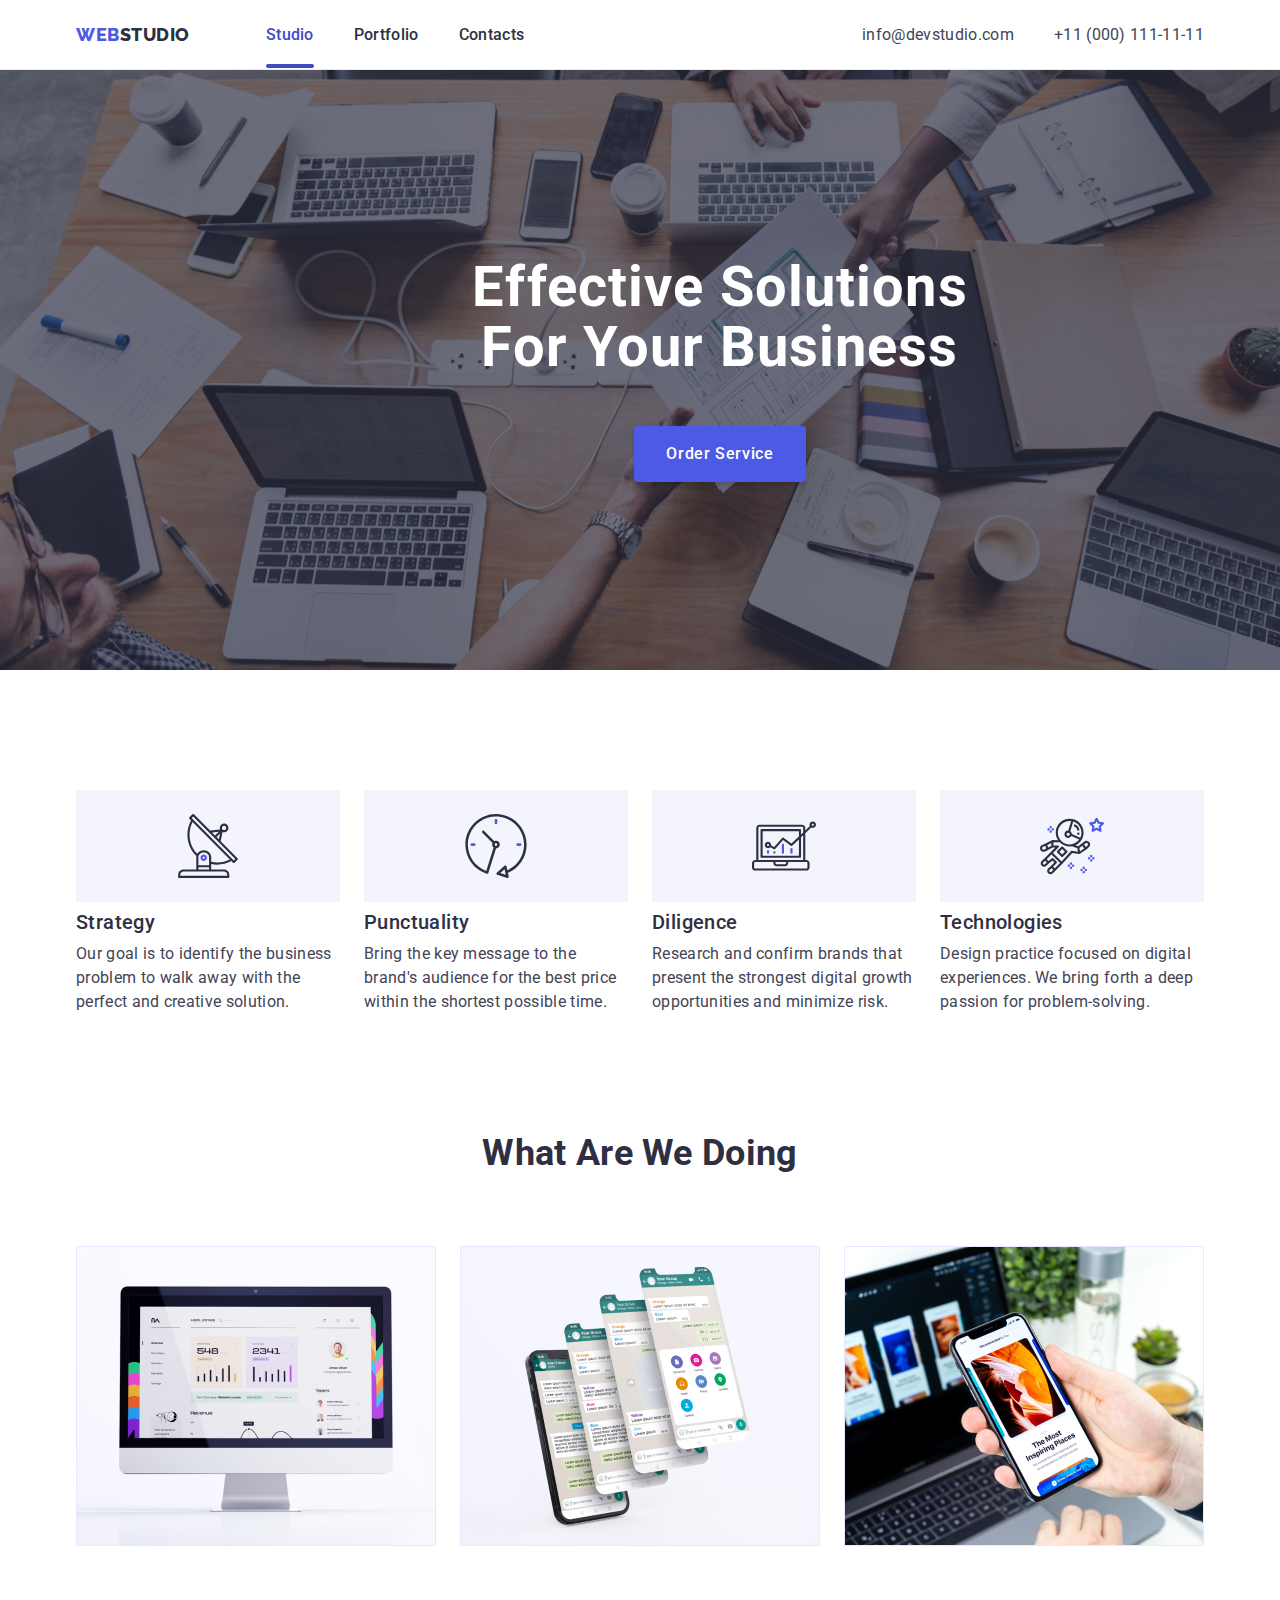
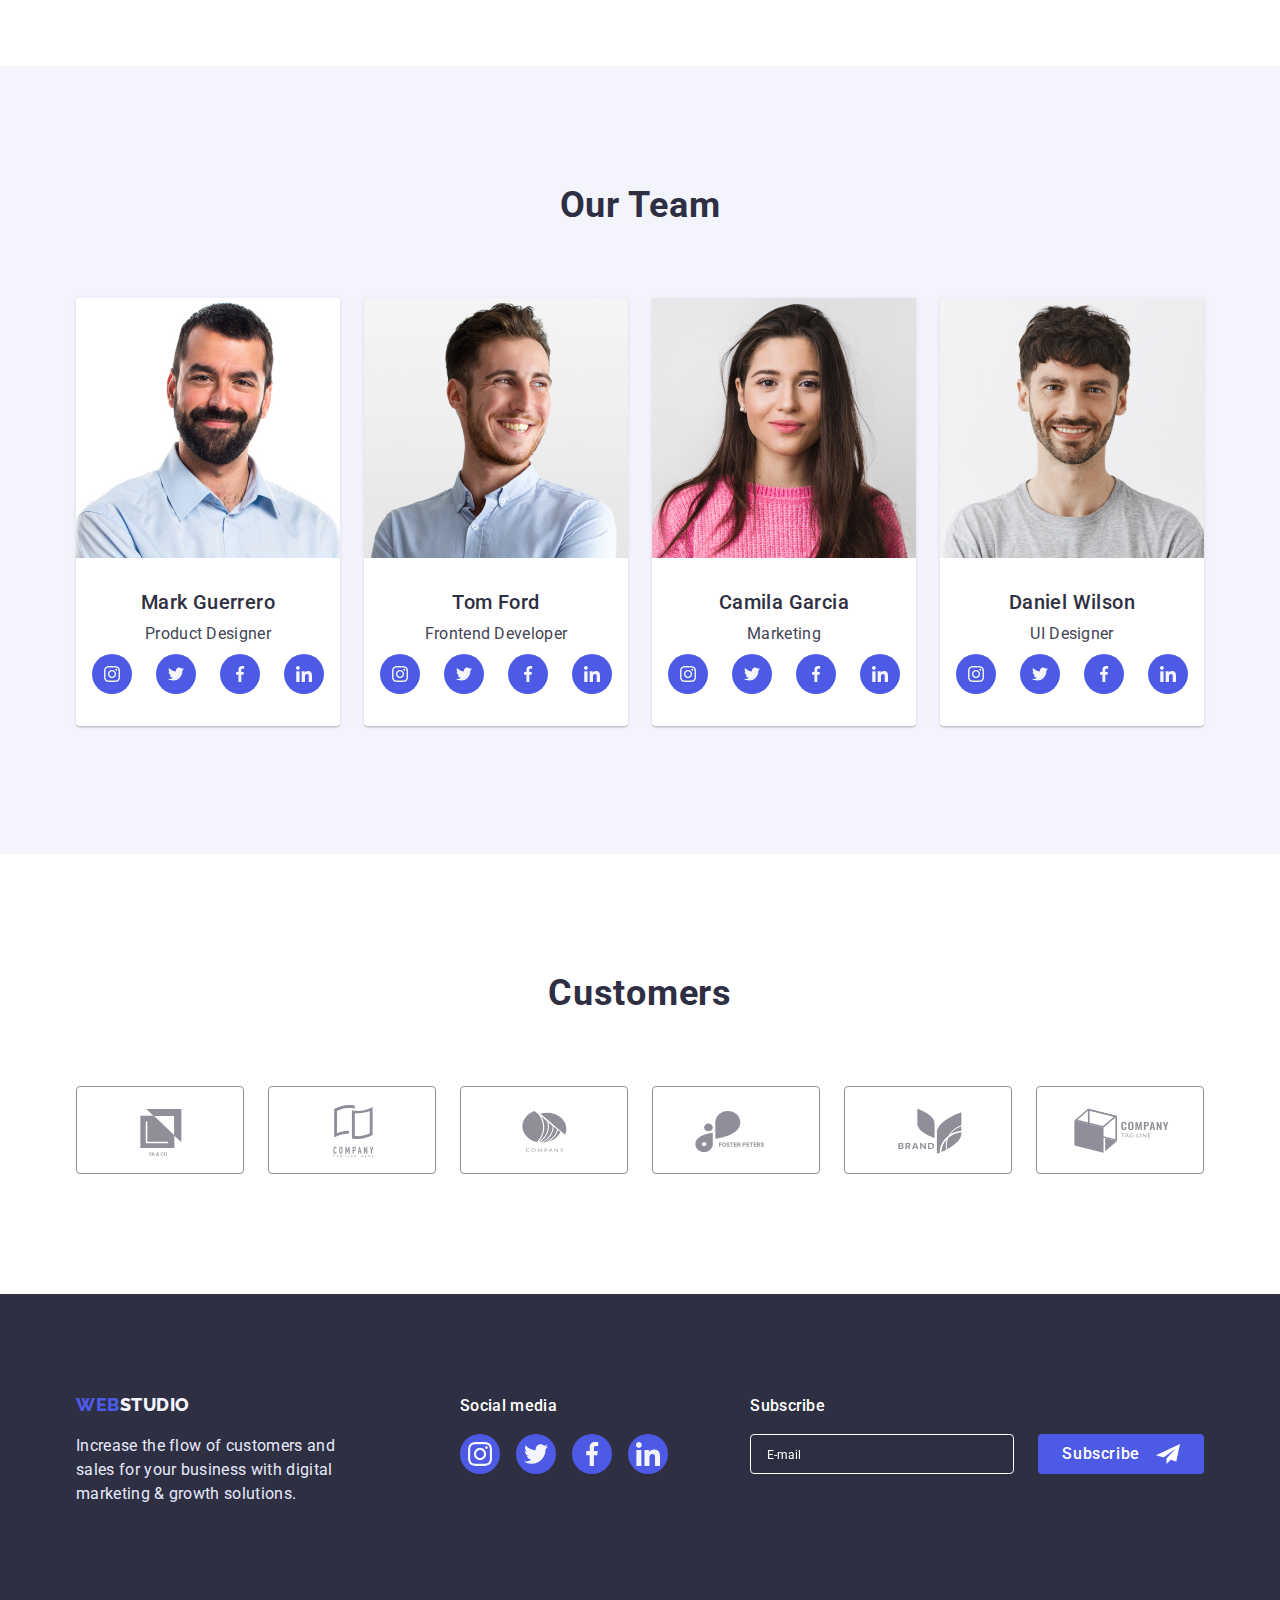
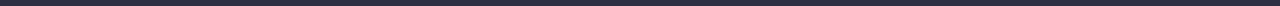
<file: index.html>
<!DOCTYPE html>
<html lang="en">
<head>
    <meta charset="UTF-8">
    <meta http-equiv="X-UA-Compatible" content="IE=edge">
    <meta name="viewport" content="width=device-width, initial-scale=1.0">
    <title>Main Page</title>
    <link rel="preconnect" href="https://fonts.googleapis.com">
    <link rel="preconnect" href="https://fonts.gstatic.com" crossorigin>
    <link href="https://fonts.googleapis.com/css2?family=Raleway:wght@800&family=Roboto:wght@400;500;700;900&display=swap"
        rel="stylesheet">
    <link rel="stylesheet" href="https://cdn.jsdelivr.net/npm/modern-normalize@1.1.0/modern-normalize.min.css">
    <link rel="stylesheet" href="./css/styles.css">
</head>
<body>
    <!-- HEADER -->
   
     <header class="page-header">
        <!-- navigation -->

      <div class=" page-header-conteiner conteiner">
        <nav class="nav">
            <a class="logo logo-header link" href="#">Web<span class="logo-part">Studio</span></a>
            <ul class="nav-menu list">
                <li class="nav-item"><a class="nav-link link current" href="./index.html">Studio</a></li>
                <li class="nav-item"><a class="nav-link link" href="./portfolio.html">Portfolio</a></li>
                <li class="nav-item"><a class="nav-link link" href="">Contacts</a></li>
            </ul>
          </nav>
          <!-- contacts -->
    
          <address class="contact-info">
            <ul class="contacts-list list">
                <li class="contacts-item"><a class="contacts-link link" href="mailto:info@devstudio.com">info@devstudio.com</a></li>
                <li class="contacts-item"><a class="contacts-link link" href="tel:+110001111111">+11 (000) 111-11-11</a></li>
            </ul>
        </address>
      </div>

    </header>
    <!-- MAIN-CONTENT -->

    <main class="main">
        <!-- SECTION-HERO -->

        <section class="hero">
            <h1 class="hero-title">Effective Solutions for Your Business</h1>
            <button class="hero-button" type="button" data-modal-open>Order Service</button>
        </section>
        <!-- SECTION-ABOUT -->

        <section class="about">
            <div class="conteiner">
                <h2 class="about-title" hidden>about</h2>
            <ul class="about-list list">
                <li class="about-list-item">
                    <div class="about-icon-card">
                        <svg class="about-icon-item" width="64" height="64">
                            <use href="./images/icons.svg#antenna"></use>
                        </svg>
                    </div>
                    <h3 class="about-list-title">Strategy</h3>
                    <p class="about-list-text">Our goal is to identify the business problem to walk away with the perfect and creative solution. </p>
                </li>
                <li class="about-list-item">
                    <div class="about-icon-card">
                        <svg class="about-icon-item" width="64" height="64">
                            <use href="./images/icons.svg#clock"></use>
                        </svg>
                    </div>
                    <h3 class="about-list-title">Punctuality</h3>
                    <p class="about-list-text">Bring the key message to the brand's audience for the best price within the shortest possible time.</p>
                </li>
                <li class="about-list-item">
                    <div class="about-icon-card">
                        <svg class="about-icon-item" width="64" height="64">
                            <use href="./images/icons.svg#diagram"></use>
                        </svg>
                    </div>
                    <h3 class="about-list-title">Diligence</h3>
                    <p class="about-list-text">Research and confirm brands that present the strongest digital growth opportunities and minimize risk.</p>
                </li>
                <li class="about-list-item">
                    <div class="about-icon-card">
                        <svg class="about-icon-item" width="64" height="64">
                            <use href="./images/icons.svg#astronaut"></use>
                        </svg>
                    </div>
                    <h3 class="about-list-title">Technologies</h3>
                    <p class="about-list-text">Design practice focused on digital experiences. We bring forth a deep passion for problem-solving.</p>
                </li>
            </ul>
            </div>
        </section>
        <!-- SECTION OUR WORK -->
        
        <section class="ourwork">
            <div class="conteiner">
                <h2 class="ourwork-title">What are we doing</h2>
            <ul class="ourwork-list list">
                <li class="ourwork-list-item"><img class="ourwork-image" src="./images/section2/Rectangle71.jpg" alt="Computer" width="360"></li>
                <li class="ourwork-list-item"><img class="ourwork-image" src="./images/section2/Rectangle71-2.jpg" alt="Screens" width="360"></li>
                <li class="ourwork-list-item"><img class="ourwork-image" src="./images/section2/Rectangle71-3.jpg" alt="Phone" width="360"></li>
            </ul>
            </div>

        </section>
            
        
        <!-- SECTION-OURTEAM -->

        <section class="ourteam">
            <div class="conteiner">
                <h2 class="ourteam-title">Our Team</h2>
            <ul class="ourteam-list list">
                <li class="ourteam-card">
                    <img class="ourteam-list-image" src="./images/section3/img.jpg" alt="Men Mark" width="264">
                    <div class="ourteam-card-text">
                    <h3 class="ourteam-list-title">Mark Guerrero</h3>
                    <p class="ourteam-list-text">Product Designer</p>
                    <ul class="social-list list">
                        <li class="social-list-item">
                            <a href="#" class="social-list-link">
                                <svg class="social-list-image" width="16" height="16">
                                    <use href="./images/icons.svg#instagram"></use>
                                </svg>
                            </a>
                        </li>
                        <li class="social-list-item">
                            <a href="#" class="social-list-link">
                                <svg class="social-list-image" width="16" height="16">
                                    <use href="./images/icons.svg#twitter"></use>
                                </svg>
                            </a>
                        </li>
                        <li class="social-list-item">
                            <a href="#" class="social-list-link">
                                <svg class="social-list-image" width="16" height="16">
                                    <use href="./images/icons.svg#facebook"></use>
                                </svg>
                            </a>
                        </li>
                        <li class="social-list-item">
                            <a href="#" class="social-list-link">
                                <svg class="social-list-image" width="16" height="16">
                                    <use href="./images/icons.svg#linkedin"></use>
                                </svg>
                            </a>
                        </li>
                    </ul>
                    </div>
                </li>
                <li class="ourteam-card">
                    <img class="ourteam-list-image" src="./images/section3/img-2.jpg" alt="Men Tom" width="264">
                    <div class="ourteam-card-text">
                    <h3 class="ourteam-list-title">Tom Ford</h3>
                    <p class="ourteam-list-text">Frontend Developer</p>
                    <ul class="social-list list">
                        <li class="social-list-item">
                            <a href="#" class="social-list-link">
                                <svg class="social-list-image" width="16" height="16">
                                    <use href="./images/icons.svg#instagram"></use>
                                </svg>
                            </a>
                        </li>
                        <li class="social-list-item">
                            <a href="#" class="social-list-link">
                                <svg class="social-list-image" width="16" height="16">
                                    <use href="./images/icons.svg#twitter"></use>
                                </svg>
                            </a>
                        </li>
                        <li class="social-list-item">
                            <a href="#" class="social-list-link">
                                <svg class="social-list-image" width="16" height="16">
                                    <use href="./images/icons.svg#facebook"></use>
                                </svg>
                            </a>
                        </li>
                        <li class="social-list-item">
                            <a href="#" class="social-list-link">
                                <svg class="social-list-image" width="16" height="16">
                                    <use href="./images/icons.svg#linkedin"></use>
                                </svg>
                            </a>
                        </li>
                    </ul>
                    </div>
                </li>
                <li class="ourteam-card">
                    <img class="ourteam-list-image" src="./images/section3/img-3.jpg" alt="Girl Camila" width="264">
                    <div class="ourteam-card-text">
                    <h3 class="ourteam-list-title">Camila Garcia</h3>
                    <p class="ourteam-list-text">Marketing</p>
                    <ul class="social-list list">
                        <li class="social-list-item">
                            <a href="#" class="social-list-link">
                                <svg class="social-list-image" width="16" height="16">
                                    <use href="./images/icons.svg#instagram"></use>
                                </svg>
                            </a>
                        </li>
                        <li class="social-list-item">
                            <a href="#" class="social-list-link">
                                <svg class="social-list-image" width="16" height="16">
                                    <use href="./images/icons.svg#twitter"></use>
                                </svg>
                            </a>
                        </li>
                        <li class="social-list-item">
                            <a href="#" class="social-list-link">
                                <svg class="social-list-image" width="16" height="16">
                                    <use href="./images/icons.svg#facebook"></use>
                                </svg>
                            </a>
                        </li>
                        <li class="social-list-item">
                            <a href="#" class="social-list-link">
                                <svg class="social-list-image" width="16" height="16">
                                    <use href="./images/icons.svg#linkedin"></use>
                                </svg>
                            </a>
                        </li>
                    </ul>
                    </div>
                </li>
                <li class="ourteam-card">
                    <img class="ourteam-list-image" src="./images/section3/img-4.jpg" alt="Men Daniel" width="264">
                    <div class="ourteam-card-text">
                    <h3 class="ourteam-list-title">Daniel Wilson</h3>
                    <p class="ourteam-list-text">UI Designer</p>
                    <ul class="social-list list">
                        <li class="social-list-item">
                            <a href="#" class="social-list-link">
                                <svg class="social-list-image" width="16" height="16">
                                    <use href="./images/icons.svg#instagram"></use>
                                </svg>
                            </a>
                        </li>
                        <li class="social-list-item">
                            <a href="#" class="social-list-link">
                                <svg class="social-list-image" width="16" height="16">
                                    <use href="./images/icons.svg#twitter"></use>
                                </svg>
                            </a>
                        </li>
                        <li class="social-list-item">
                            <a href="#" class="social-list-link">
                                <svg class="social-list-image" width="16" height="16">
                                    <use href="./images/icons.svg#facebook"></use>
                                </svg>
                            </a>
                        </li>
                        <li class="social-list-item">
                            <a href="#" class="social-list-link">
                                <svg class="social-list-image" width="16" height="16">
                                    <use href="./images/icons.svg#linkedin"></use>
                                </svg>
                            </a>
                        </li>
                    </ul>
                    </div>
                </li>
            </ul>
            </div>
        </section>

        <!-- SECTION CUSTOMERS -->

        <section class="customers">
            <div class="conteiner">
                <h2 class="customers-title">Customers</h2>
            <ul class="customers-list list">
                <li class="customers-list-item">
                    <a href="#" class="customers-item-link">
                        <svg class="customers-item-image" width="104" height="56">
                            <use href="./images/icons.svg#Logo"></use>
                        </svg>
                    </a>
                </li>
                <li class="customers-list-item">
                    <a href="#" class="customers-item-link">
                        <svg class="customers-item-image" width="104" height="56">
                            <use href="./images/icons.svg#Logo2"></use>
                        </svg>
                    </a>
                </li>
                <li class="customers-list-item">
                    <a href="#" class="customers-item-link">
                        <svg class="customers-item-image" width="104" height="56">
                            <use href="./images/icons.svg#Logo3"></use>
                        </svg>
                    </a>
                </li>
                <li class="customers-list-item">
                    <a href="#" class="customers-item-link">
                        <svg class="customers-item-image" width="104" height="56">
                            <use href="./images/icons.svg#Logo4"></use>
                        </svg>
                    </a>
                </li>
                <li class="customers-list-item">
                    <a href="#" class="customers-item-link">
                        <svg class="customers-item-image" width="104" height="56">
                            <use href="./images/icons.svg#Logo5"></use>
                        </svg>
                    </a>
                </li>
                <li class="customers-list-item">
                    <a href="#" class="customers-item-link">
                        <svg class="customers-item-image" width="104" height="56">
                            <use href="./images/icons.svg#Logo6"></use>
                        </svg>
                    </a>
                </li>
            </ul>
            </div>

        </section>

    </main>
    <!-- FOOTER -->

    <footer class="footer">
        <div class="conteiner footer-conteiner">
        <div class="footer-box">
        <a class="logo link" href="#">Web<span class="logo-footer">Studio</span></a>
        <p class="footer-text">Increase the flow of customers and sales for your business with digital marketing & growth solutions.</p>
        </div>
        <div class="social-footer-box">
            <p class="social-box-title">Social media</p>
            <ul class="social-list list social-list-footer">
                <li class="social-list-item">
                    <a href="#" class="social-list-link social-link-footer">
                        <svg class="social-list-image" width="24" height="24">
                            <use href="./images/icons.svg#instagram"></use>
                        </svg>
                    </a>
                </li>
                <li class="social-list-item">
                    <a href="#" class="social-list-link social-link-footer">
                        <svg class="social-list-image" width="24" height="24">
                            <use href="./images/icons.svg#twitter"></use>
                        </svg>
                    </a>
                </li>
                <li class="social-list-item">
                    <a href="#" class="social-list-link social-link-footer">
                        <svg class="social-list-image" width="24" height="24">
                            <use href="./images/icons.svg#facebook"></use>
                        </svg>
                    </a>
                </li>
                <li class="social-list-item">
                    <a href="#" class="social-list-link social-link-footer">
                        <svg class="social-list-image" width="24" height="24">
                            <use href="./images/icons.svg#linkedin"></use>
                        </svg>
                    </a>
                </li>
            </ul>
        </div>
        <div class="subscribe-wrapper">
            <p class="subscribe-form-subtitle">Subscribe</p>
            <form class="footer-subscribe-form">
                <input type="email" class="subscribe-form-input" required placeholder="E-mail">
                <button type="submit" class="subscribe-form-button">Subscribe
                    <svg class="subscribe-icon" width="24" height="24">
                    <use href="./images/icons.svg#Telegram"></use>
                    </svg>
                    </button>
            </form>
            </div>
        </div>
    </footer>

    <!-- MODAL WINDOW -->

    <div class="backdrop is-hidden" data-modal>
        <div class="modal">
            <button class="modal-close-btn" data-modal-close><svg class="modal-close-btn-icon" width="8" height="8">
                <use href="./images/icons.svg#close-modal"></use>
            </svg></button>

            <!-- MODAL FORM -->

            <form class="modal-form">
                <p class="form-subtitle">Leave your contacts and we will call you back</p>
                <label class="modal-form-label">
                    <span class="modal-form-input-description">Name</span>
                    <span class="modal-form-wrapper">
                        <input type="text" name="user_name" class="modal-form-input" required>
                        <svg class="modal-form-icon" width="18" height="24">
                            <use href="./images/icons.svg#person-black"></use>
                        </svg>
                    </span>
                </label>
                <label class="modal-form-label">
                    <span class="modal-form-input-description">Phone</span>
                    <span class="modal-form-wrapper">
                        <input type="tel" name="user_phone" class="modal-form-input" required>
                        <svg class="modal-form-icon" width="18" height="24">
                            <use href="./images/icons.svg#phone-black"></use>
                        </svg>
                    </span>
                </label>
                <label class="modal-form-label">
                    <span class="modal-form-input-description">Email</span>
                    <span class="modal-form-wrapper">
                        <input type="email" name="user_email" class="modal-form-input">
                        <svg class="modal-form-icon" width="18" height="24">
                            <use href="./images/icons.svg#email-black"></use>
                        </svg>
                    </span>
                </label>
                <label class="modal-form-label">
                    <span class="modal-form-input-description">Comment</span>
                    <textarea name="user_message" class="modal-form-textarea" placeholder="Text input"></textarea>
                </label>
                
                <input id="user-policy" name="user_policy" type="checkbox" class="modal-form-checkbox visually-hidden">
                <label for="user-policy" class="modal-form-check-desc">I accept the terms and conditions of the&nbsp;<a class=" label-link" href="#">Privacy Policy</a></label>
                
                <button type="submit" class="modal-form-submit">Send</button>
            </form>
        </div>
    </div>
    <script src="./js/modal.js"></script>
</body>
</html>
</file>
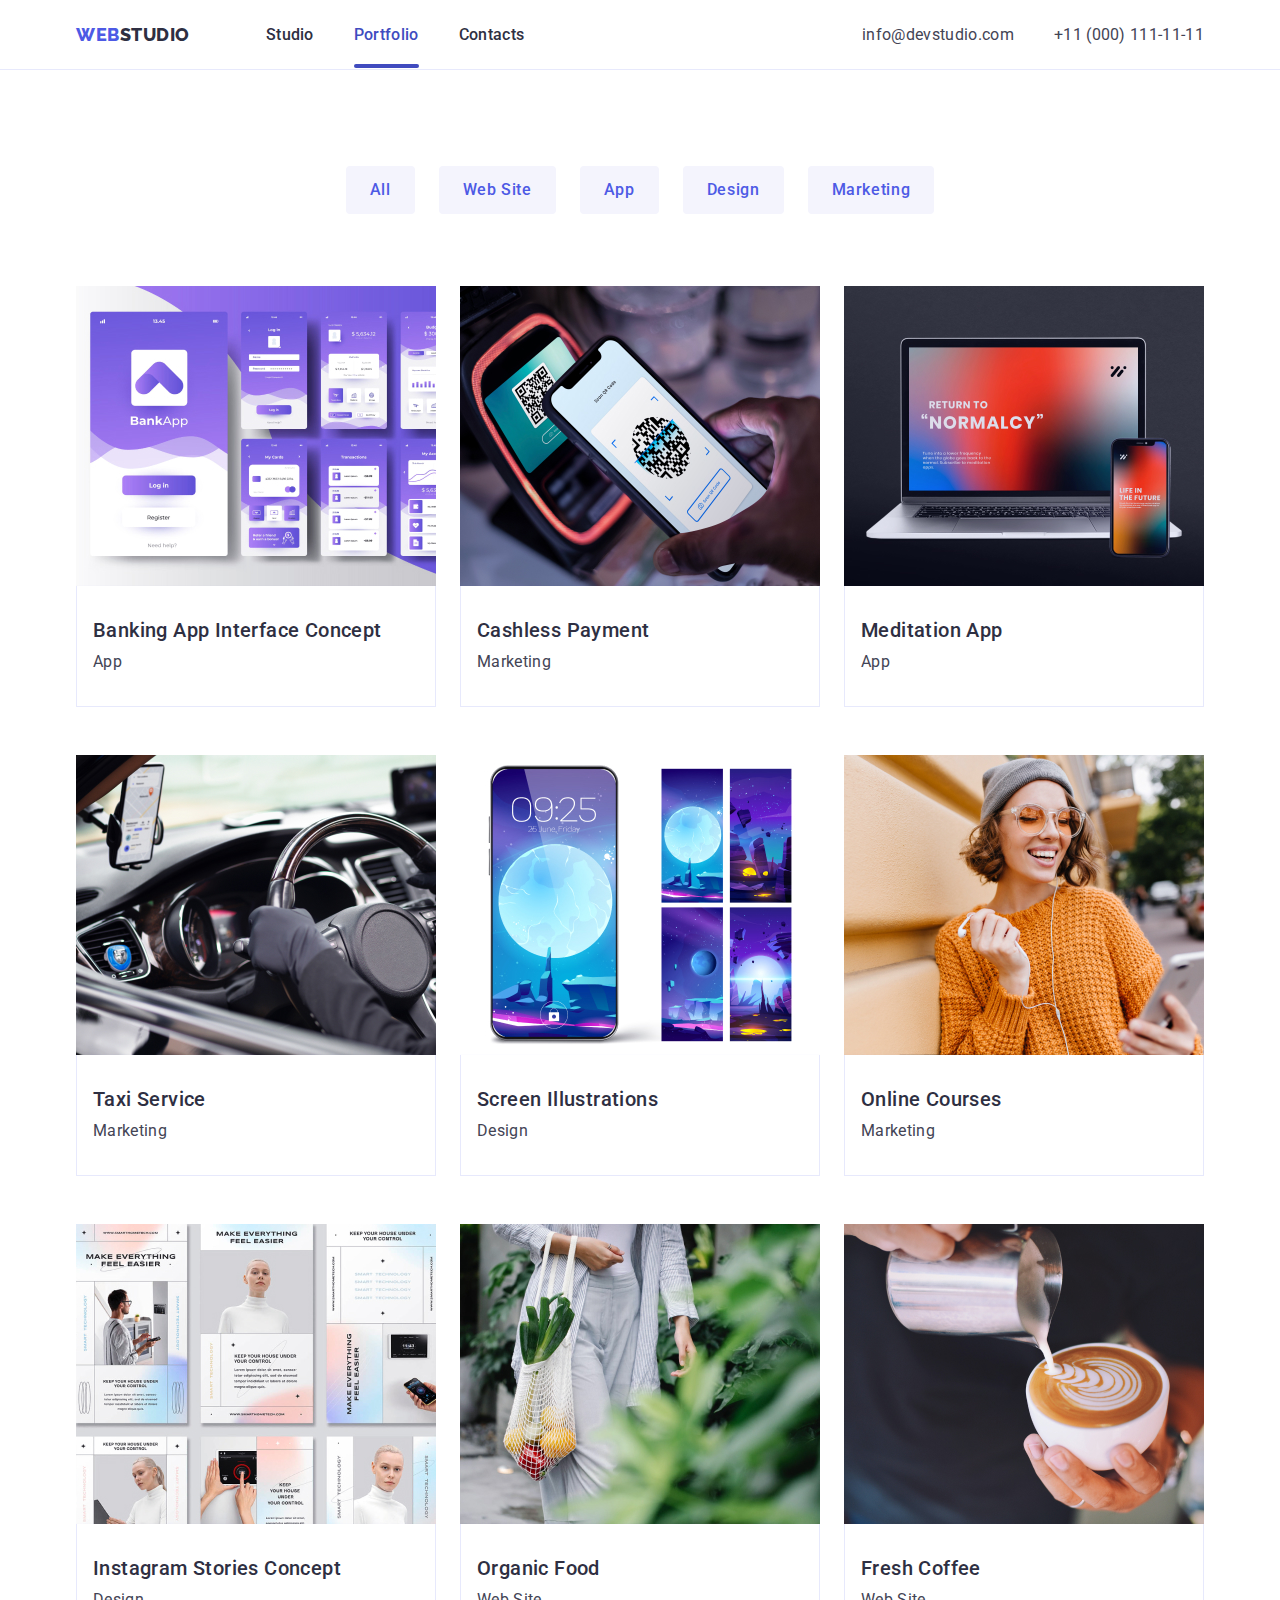
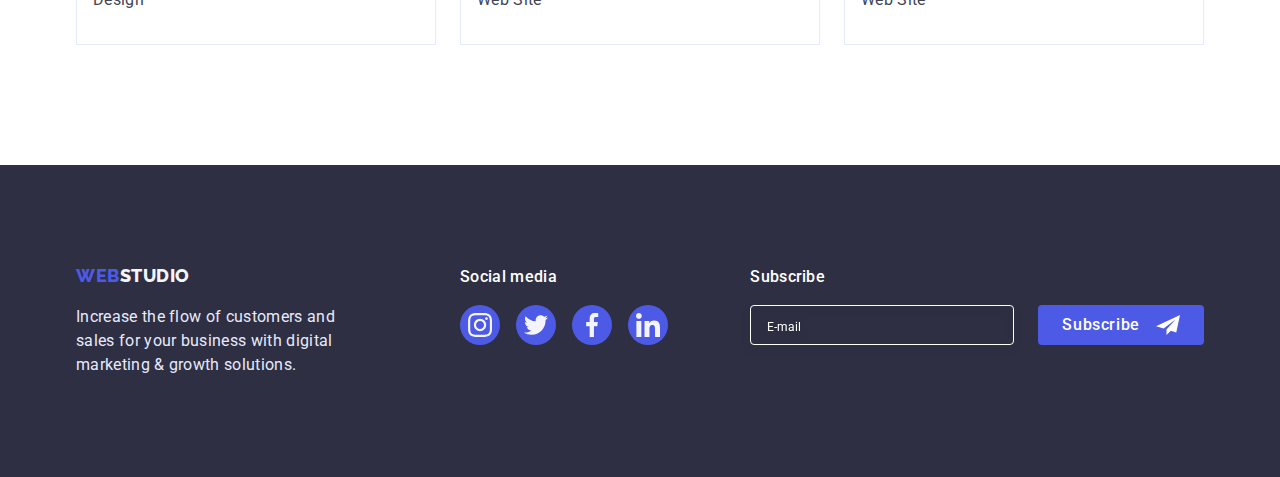
<file: portfolio.html>
<!DOCTYPE html>
<html lang="en">
<head>
    <meta charset="UTF-8">
    <meta http-equiv="X-UA-Compatible" content="IE=edge">
    <meta name="viewport" content="width=device-width, initial-scale=1.0">
    <title>Portfolio</title>
    <link rel="preconnect" href="https://fonts.googleapis.com">
    <link rel="preconnect" href="https://fonts.gstatic.com" crossorigin>
    <link href="https://fonts.googleapis.com/css2?family=Raleway:wght@800&family=Roboto:wght@400;500;700;900&display=swap"
        rel="stylesheet">
    <link rel="stylesheet" href="https://cdn.jsdelivr.net/npm/modern-normalize@1.1.0/modern-normalize.min.css">
    <link rel="stylesheet" href="./css/styles.css">
</head>
<body>
    <!-- HEADER -->
    <header class="page-header">
        
        <!-- navigation -->
        <div class="page-header-conteiner conteiner">
            <nav class="nav">
                <a class="logo logo-header link" href="#">Web<span class="logo-part">Studio</span></a>
                <ul class="nav-menu list">
                    <li class="nav-item"><a class="nav-link link" href="./index.html">Studio</a></li>
                    <li class="nav-item"><a class="nav-link link current" href="./portfolio.html">Portfolio</a></li>
                    <li class="nav-item"><a class="nav-link link" href="">Contacts</a></li>
                </ul>
            </nav>
            <!-- contacts -->
            <address class="contact-info">
                <ul class="contacts-list list">
                    <li class="contacts-item"><a class="contacts-link link" href="mailto:info@devstudio.com">info@devstudio.com</a>
                    </li>
                    <li class="contacts-item"><a class="contacts-link link" href="tel:+110001111111">+11 (000) 111-11-11</a></li>
                </ul>
            </address>
        </div>
    
    </header>
    
    <!-- MAIN-CONTENT -->
   
    <main>
        
        <!-- BUTTON-FILTER -->
        
        <section class="ourproduct">
            <div class="conteiner">
                <h1 class="section-title">PORTFOLIO</h1>
            
            <ul class="filter-button-list list">
                <li class="filter-item"><button class="filter-button" type="button">All</button></li>
                <li class="filter-item"><button class="filter-button" type="button">Web Site</button></li>
                <li class="filter-item"><button class="filter-button" type="button">App</button></li>
                <li class="filter-item"><button class="filter-button" type="button">Design</button></li>
                <li class="filter-item"><button class="filter-button" type="button">Marketing</button></li>
            </ul>
         
        
            <ul class="ourproduct-list list">
                <li class="ourproduct-item">
                    <a href="" class="card-item link"><div class="ourproduct-item-wrapper"><img class="ourfroduct-image" src="./images/portfoliopage/img.jpg" alt="Banking App" width="360">
                    <p class="overlay">14 Stylish and User-Friendly App Design Concepts · Task Manager App · Calorie Tracker App · Exotic Fruit Ecommerce App · Cloud Storage App</p></div>
                    <div class="card-bottom">
                    <h2 class="ourproduct-list-title">Banking App Interface Concept</h2>
                    <p class="ourproduct-list-text">App</p>
                    </div>
                    </a>
                    
                </li>
                <li class="ourproduct-item">
                    <a href="#" class="card-item link"><div class="ourproduct-item-wrapper"><img class="ourfroduct-image" src="./images/portfoliopage/img-2.jpg" alt="Cashless Payment" width="360">
                    <p class="overlay">14 Stylish and User-Friendly App Design Concepts · Task Manager App · Calorie Tracker App · Exotic Fruit Ecommerce App · Cloud Storage App</p></div>
                    <div class="card-bottom">
                    <h2 class="ourproduct-list-title">Cashless Payment</h2>
                    <p class="ourproduct-list-text">Marketing</p>
                    </div>
                    </a>
                    
                </li>
                <li class="ourproduct-item">
                    <a href="#" class="card-item link"><div class="ourproduct-item-wrapper"><img class="ourfroduct-image" src="./images/portfoliopage/img-3.jpg" alt="Computer and phone" width="360">
                    <p class="overlay">14 Stylish and User-Friendly App Design Concepts · Task Manager App · Calorie Tracker App · Exotic Fruit Ecommerce App · Cloud Storage App</p></div>
                    <div class="card-bottom">
                    <h2 class="ourproduct-list-title">Meditation App</h2>
                    <p class="ourproduct-list-text">App</p>
                    </div>
                    </a>
                    
                </li>
                <li class="ourproduct-item">
                    <a href="#" class="card-item link"><div class="ourproduct-item-wrapper"><img class="ourfroduct-image" src="./images/portfoliopage/img-4.jpg" alt="Taxi Service" width="360">
                    <p class="overlay">14 Stylish and User-Friendly App Design Concepts · Task Manager App · Calorie Tracker App · Exotic Fruit Ecommerce App · Cloud Storage App</p></div>
                    <div class="card-bottom">
                    <h2 class="ourproduct-list-title">Taxi Service</h2>
                    <p class="ourproduct-list-text">Marketing</p>
                    </div>
                    </a>
                    
                </li>
                <li class="ourproduct-item">
                    <a href="#" class="card-item link"><div class="ourproduct-item-wrapper"><img class="ourfroduct-image" src="./images/portfoliopage/img-5.jpg" alt="Screens" width="360">
                    <p class="overlay">14 Stylish and User-Friendly App Design Concepts · Task Manager App · Calorie Tracker App · Exotic Fruit Ecommerce App · Cloud Storage App</p></div>
                    <div class="card-bottom">
                    <h2 class="ourproduct-list-title">Screen Illustrations</h2>
                    <p class="ourproduct-list-text">Design</p>
                    </div>
                    </a>
                    
                </li>
                <li class="ourproduct-item">
                    <a href="#" class="card-item link"><div class="ourproduct-item-wrapper"><img class="ourfroduct-image" src="./images/portfoliopage/img-6.jpg" alt="Online Courses" width="360">
                    <p class="overlay">14 Stylish and User-Friendly App Design Concepts · Task Manager App · Calorie Tracker App · Exotic Fruit Ecommerce App · Cloud Storage App</p></div>
                    <div class="card-bottom">
                    <h2 class="ourproduct-list-title">Online Courses</h2>
                    <p class="ourproduct-list-text">Marketing</p>
                    </div>
                    </a>
                    
                </li>
                <li class="ourproduct-item">
                    <a href="#" class="card-item link"><div class="ourproduct-item-wrapper"><img class="ourfroduct-image" src="./images/portfoliopage/img-7.jpg" alt="Concept for Instagram" width="360">
                    <p class="overlay">14 Stylish and User-Friendly App Design Concepts · Task Manager App · Calorie Tracker App · Exotic Fruit Ecommerce App · Cloud Storage App</p></div>
                    <div class="card-bottom">
                    <h2 class="ourproduct-list-title">Instagram Stories Concept</h2>
                    <p class="ourproduct-list-text">Design</p>
                    </div>
                    </a>
                    
                </li>
                <li class="ourproduct-item">
                    <a href="#" class="card-item link"><div class="ourproduct-item-wrapper"><img class="ourfroduct-image" src="./images/portfoliopage/img-8.jpg" alt="Organic Food" width="360">
                    <p class="overlay">14 Stylish and User-Friendly App Design Concepts · Task Manager App · Calorie Tracker App · Exotic Fruit Ecommerce App · Cloud Storage App</p></div>
                    <div class="card-bottom">
                    <h2 class="ourproduct-list-title">Organic Food</h2>
                    <p class="ourproduct-list-text">Web Site</p>
                    </div>
                    </a>
                    
                </li>
                <li class="ourproduct-item">
                    <a href="#" class="card-item link"><div class="ourproduct-item-wrapper"><img class="ourfroduct-image" src="./images/portfoliopage/img-9.jpg" alt="Fresh Coffee" width="360">
                    <p class="overlay">14 Stylish and User-Friendly App Design Concepts · Task Manager App · Calorie Tracker App · Exotic Fruit Ecommerce App · Cloud Storage App</p></div>
                    <div class="card-bottom">
                    <h2 class="ourproduct-list-title">Fresh Coffee</h2>
                    <p class="ourproduct-list-text">Web Site</p>
                    </div>
                    </a>
                    
                </li>
            </ul>
            </div>
        </section>

    </main>
    <!-- FOOTER -->

    <footer class="footer">
        <div class="conteiner footer-conteiner">
        <div class="footer-box">
        <a class="logo link" href="#">Web<span class="logo-footer">Studio</span></a>
        <p class="footer-text">Increase the flow of customers and sales for your business with digital marketing & growth solutions.</p>
        </div>
        <div class="social-footer-box">
            <p class="social-box-title">Social media</p>
            <ul class="social-list list social-list-footer">
                <li class="social-list-item">
                    <a href="#" class="social-list-link social-link-footer">
                        <svg class="social-list-image" width="24" height="24">
                            <use href="./images/icons.svg#instagram"></use>
                        </svg>
                    </a>
                </li>
                <li class="social-list-item">
                    <a href="#" class="social-list-link social-link-footer">
                        <svg class="social-list-image" width="24" height="24">
                            <use href="./images/icons.svg#twitter"></use>
                        </svg>
                    </a>
                </li>
                <li class="social-list-item">
                    <a href="#" class="social-list-link social-link-footer">
                        <svg class="social-list-image" width="24" height="24">
                            <use href="./images/icons.svg#facebook"></use>
                        </svg>
                    </a>
                </li>
                <li class="social-list-item">
                    <a href="#" class="social-list-link social-link-footer">
                        <svg class="social-list-image" width="24" height="24">
                            <use href="./images/icons.svg#linkedin"></use>
                        </svg>
                    </a>
                </li>
            </ul>
        </div>
        <div class="subscribe-wrapper">
            <p class="subscribe-form-subtitle">Subscribe</p>
            <form class="footer-subscribe-form">
                <input type="email" class="subscribe-form-input" required placeholder="E-mail">
                <button type="submit" class="subscribe-form-button">Subscribe
                    <svg class="subscribe-icon" width="24" height="24">
                        <use href="./images/icons.svg#Telegram"></use>
                    </svg>
                </button>
            </form>
        </div>
        </div>
    </footer>
</body>
</html>
</file>
<file: css/styles.css>
:root {
    --primary-color:  #434455;
    --secondary-color: #2E2F42;
    --logo-web: #4D5AE5;
    --white: #FFFFFF;
    --active-color: #404BBF;
    --logo-footer: #F4F4FD;
    --footer-text:#E7E9FC;
    --primary-font: 'Roboto', sans-serif;
    --secondary-font: 'Raleway', sans-serif;
}
h1,h2,h3,h4,h5,h6,p {
    margin-top: 0;
    margin-bottom: 0;}

ul,ol {
    margin-top: 0;
    margin-bottom: 0;
    padding-left: 0;
}
img {
    display: block;
    max-width: 100%;
    height: auto;
}
button {
    cursor: pointer;
}

.list {
    list-style: none;
}
.link {
    text-decoration: none;
}

body {
    font-family: var(--primary-font);
    font-weight: 400;
    font-size: 16px;
    line-height: 1.5em;
    letter-spacing: 0.02em;
    color: var(--primary-color);
}
.conteiner {
    max-width: 1158px;
    margin-right: auto;
    margin-left: auto;
    padding-right: 15px;
    padding-left: 15px;
}
.page-header-conteiner {
    display: flex;
    align-items: center;
}
.visually-hidden {
    position: absolute;
    width: 1px;
    height: 1px;
    margin: -1px;
    padding: 0;
    overflow: hidden;
    bottom: 0;
    clip: rect(0 0 0 0);
}

/* ======================<<<LOGOTYPE>>>====================== */
.logo {
     font-family:var(--secondary-font);
     font-weight: 800;
     font-size: 18px;
     line-height: 1.17em;
     letter-spacing: 0.03em;
     text-transform: uppercase;
     color:var(--logo-web) ;
}

.logo-part {
    color:var(--secondary-color);
}
.logo-footer {
    color:var(--logo-footer)
}
/* ======================<<<LOGOTYPE>>>====================== */

/* ======================<<<HEADER>>>====================== */

.page-header {
    border-bottom: 1px solid #E7E9FC;
}

.nav {
    display: flex;
    align-items: center;
}
.nav-menu {
    display: flex;
    align-items: center;

    margin-left: 76px;
}
.nav-item:not(:first-child) {
    margin-left: 40px;

}
.nav-link {
    color: var(--secondary-color);
    font-weight: 500;

    transition: color 250ms cubic-bezier(0.4, 0, 0.2, 1);

}
.nav-link:hover,
.nav-link:focus {
    color: var(--active-color);
}

.contact-info {
    margin-left: auto;
    font-style: normal;
}
.contacts-item:last-child {
    margin-left: 40px;
}   

.contacts-list {
    display: flex;
    align-items: center;
}

.contacts-link {
    color: var(--primary-color);
    transition: color 250ms cubic-bezier(0.4, 0, 0.2, 1);

}
.contacts-link:hover,
.contacts-link:focus {
    color: var(--active-color);
}
.logo-header, .nav-link, .contacts-link {
    padding-top: 24px;
    padding-bottom: 24px;
}
.current {
    position: relative;
    color: #404BBF;
}

.nav-link.current:after {
    content: '';
    display: block;
    position: absolute;
    bottom: 0;
    left: 0;
    width: 100%;
    height: 4px;
    

    content: '';
    background: #404BBF;
    border-radius: 2px;
}
/* ======================<<<HEADER>>>====================== */


/* ======================<<<SECTION HERO>>>====================== */

.hero {
    padding-top: 188px;
    padding-bottom: 188px;
    background-image: linear-gradient(rgba(46, 47, 66, 0.7), rgba(46, 47, 66, 0.7)), url(../images/sectionhero/people-office.jpg);
    background-repeat: no-repeat;
    width: 1440px;
    background-size: cover;
    margin-right: auto;
    margin-left: auto;
}
.hero-title {
    margin-right: auto;
    margin-left: auto;
    margin-bottom: 48px;

    width: 496px;
    font-weight: 700;
    font-size: 56px;
    text-align: center;
    line-height: 1.07em;
    letter-spacing: 0.02em;
    text-transform: capitalize;
    color: var(--white);
}
.hero-button {
    display: block;

    margin: 0 auto;
    padding-top: 16px;
    padding-right: 32px;
    padding-bottom: 16px;
    padding-left: 32px;

    font-size: 16px;
    font-weight: 500;
    line-height: 1.5em;
    letter-spacing: 0.04em;
    font-family: inherit;
    background-color: var(--logo-web);
    color: var(--white);
    box-shadow: 0px 4px 4px rgba(0, 0, 0, 0.15);
    border: none;
    border-radius: 4px;
    
    transition: background-color 250ms cubic-bezier(0.4, 0, 0.2, 1);
   
}
.hero-button:hover,
.hero-button:focus {
    background-color: var(--active-color);
}
/* ======================<<<SECTION HERO>>>====================== */

/* ======================<<<SECTION ABOUT>>>====================== */
.about {
    padding-top: 120px;
}
.about-list {
    display: flex;
    flex-wrap: wrap;
    gap: 24px;

}
.about-list-item {
    flex-basis: calc((100% - 72px) / 4);
}
.about-list-title {
    margin-bottom: 8px;

    font-weight: 500;
    font-size: 20px;
    line-height: 1.2em;
    letter-spacing: 0.02em;
    color: var(--secondary-color);
}
.about-icon-card {
    display: flex;
    justify-content: center;
    align-items: center;
    height: 112px;
    margin-bottom: 8px;
    background-color: rgba(244, 244, 253, 1);

}
/* ======================<<<SECTION ABOUT>>>====================== */

/* ======================<<<SECTION OURWORK>>>====================== */

.ourwork {
    padding-top: 120px;
    padding-bottom: 120px;
}
.ourwork-title {
    margin-bottom: 72px;

    font-weight: 700;
    font-size: 36px;
    line-height: 1.11em;
    text-align: center;
    text-transform: capitalize;
    color: var(--secondary-color);
}
.ourwork-list {
    display: flex;
    gap: 24px;
}
.ourwork-list-item {
    flex-basis: calc((100% - 48px) / 3);
}
/* ======================<<<SECTION OURWORK>>>====================== */

/* ======================<<<SECTION OURTEAM>>>====================== */

.ourteam {
    padding-top: 120px;
    padding-bottom: 120px;
    background-color:var(--logo-footer);
}
.ourteam-list {
    display: flex;
    flex-wrap: wrap;
    gap: 24px;
}
.ourteam-card {
    flex-basis: calc((100% - 72px) / 4);
    margin-bottom: 8px;

    box-shadow: 0px 1px 6px rgba(46, 47, 66, 0.08), 0px 1px 1px rgba(46, 47, 66, 0.16), 0px 2px 1px rgba(46, 47, 66, 0.08);
    border-radius: 0px 0px 4px 4px;
    background-color: var(--white);
    
    
}
.social-list {
    display: flex;
    justify-content: center;
    gap: 24px;
}
.social-list-link {
    display: flex;
    justify-content: center;
    align-items: center;

    width: 40px;
    height: 40px;
    border-radius: 50%;
    color: rgba(244, 244, 253, 1);
    background-color:#4D5AE5;
    transition: background-color 250ms cubic-bezier(0.4, 0, 0.2, 1);



}
.social-list-link:hover, 
.social-list-link:focus {
    background-color:#404BBF;

}

.social-list-image {
    fill: currentColor;
}



.ourteam-title {
    margin-bottom: 72px;

    font-weight: 700;
    font-size: 36px;
    line-height: 1.11em;
    letter-spacing: 0.02em;
    text-align: center;
    text-transform: capitalize;
    color: var(--secondary-color);
}
.ourteam-card-text {
    padding-top: 32px;
    padding-bottom: 32px;
}
.ourteam-list-title {
    margin-bottom: 8px;

    font-weight: 500;
    font-size: 20px;
    line-height: 1.2em;
    letter-spacing: 0.02em;
    text-align: center;
    color: var(--secondary-color);
}
.ourteam-list-text {

    text-align: center;
    margin-bottom: 8px;

}
/* ======================<<<SECTION OURTEAM>>>====================== */

/* ======================<<<SECTION CUSTOMERS>>>====================== */
.customers {
    padding-top: 120px;
    padding-bottom: 120px;
}

.customers-title {
    margin-bottom: 72px;

    font-weight: 700;
    font-size: 36px;
    line-height: 1.11em;
    letter-spacing: 0.02em;
    text-align: center;
    text-transform: capitalize;
    color: var(--secondary-color);
}

.customers-list {
    display: flex;
    justify-content: center;
    gap: 24px;
}
.customers-list-item {
    flex-basis: calc((100% - 120px) / 6);
}
.customers-item-link {
    display: flex;
    justify-content: center;
    align-items: center;
    width: 100%;
    height: 88px;
    border: 1px solid #8E8F99;
    border-radius: 4px;
    color: #8E8F99;

    transition: border 250ms cubic-bezier(0.4, 0, 0.2, 1), 

}
.customers-item-link:hover,
.customers-item-link:focus {
    border: 1px solid #404BBF;
}

.customers-item-image {
    fill: currentColor;
    transition: fill 250ms cubic-bezier(0.4, 0, 0.2, 1);
}
.customers-item-link:hover .customers-item-image,
.customers-item-link:focus .customers-item-image {
    fill: #404BBF;
}
/* ======================<<<SECTION CUSTOMERS>>>====================== */

/* ======================<<<FOOTER>>>====================== */


.footer-box {
    max-width: 264px;
    margin-right: 120px;
    
}

.footer {
    padding-top: 100px;
    padding-bottom: 100px;
    background-color: var(--secondary-color);
}
.footer-text {
    margin-top: 16px;
    color: var(--footer-text);
}
.footer-conteiner {
    display: flex;
}
.social-box-title {
    margin-bottom: 16px;
    font-weight: 500;
    color: #FFFFFF;
}
.social-list-footer {
    gap: 16px;

    transition: background-color 250ms cubic-bezier(0.4, 0, 0.2, 1);
}
.social-link-footer:hover,
.social-link-footer:focus {
    background-color:#31D0AA;
}
.subscribe-wrapper {
    margin-left: auto;
}
.subscribe-form-subtitle {
    margin-bottom: 16px;
    font-weight: 500;
    font-size: 16px;
    line-height: 1.5em;
    color: #FFFFFF;
}
.subscribe-form-input {
    
    margin-right: 24px;
    width: 264px;
    height: 40px;
    padding: 8px 16px 8px 16px;
    border: 1px solid #FFFFFF;
    filter: drop-shadow(0px 4px 4px rgba(0, 0, 0, 0.15));
    border-radius: 4px;
    background-color: inherit;
    color: #FFFFFF;
    transition: border-color 250ms cubic-bezier(0.4, 0, 0.2, 1);

}

.subscribe-form-input:focus {
    outline: none;
    border-color: #4D5AE5

}
.footer-subscribe-form{
    display: flex;
}
.subscribe-form-input::placeholder {
    font-size: 12px;
    line-height: 2em;
    color: #FFFFFF;

}
.subscribe-form-button {
    display: flex;
    justify-content: center;
    align-items: center;
    min-width: 165px;
    height: 40px;
    padding: 8px 24px;

    font-weight: 500;
    font-size: 16px;
    line-height: 1.5em;
    align-items: center;
    text-align: center;
    letter-spacing: 0.04em;
    background-color: #4D5AE5;
    border: none;
    border-radius: 4px;
    color: #FFFFFF;
    transition: background-color 250ms cubic-bezier(0.4, 0, 0.2, 1);
}
.subscribe-icon {
    margin-left: 16px;
    fill: #FFFFFF;
}
.subscribe-form-button:focus,
.subscribe-form-button:hover {
    background-color: var(--active-color);
}
/* ======================<<<FOOTER>>>====================== */


/* ++++++++++++++++++++++<<<PAGE PORTFOLIO>>>++++++++++++++++++++++ */



/* ======================<<<FILTER BUTTON>>>====================== */

.ourproduct {
    padding-top: 96px;
    padding-bottom: 120px;
}

.section-title {
    display: none;
}
.filter-button-list {
    display: flex;
    justify-content: center;
    gap: 24px;
    
    margin-bottom: 72px;;
}
.filter-button {
    padding-top: 12px;
    padding-right: 24px;
    padding-bottom: 12px;
    padding-left: 24px;

    font-size: 16px;
    font-weight: 500;
    line-height: 1.5em;
    letter-spacing: 0.04em;
    font-family: inherit;
    background-color:var(--logo-footer);
    color: var(--logo-web);
    border: none;
    border-radius: 4px;

    transition: color 250ms cubic-bezier(0.4, 0, 0.2, 1), background-color 250ms cubic-bezier(0.4, 0, 0.2, 1), box-shadow 250ms cubic-bezier(0.4, 0, 0.2, 1);
    

}
.filter-button:hover,
.filter-button:focus {
    background-color:var(--active-color);
    color: var(--white);
    box-shadow: 0px 3px 1px rgba(0, 0, 0, 0.1), 0px 2px 1px rgba(0, 0, 0, 0.08), 0px 2px 2px rgba(0, 0, 0, 0.12);
}
/* ======================<<<FILTER BUTTON>>>====================== */

/* ======================<<<OURPRODUCT CARD>>>====================== */

.ourproduct-list {
    display: flex;
    flex-wrap: wrap;
    row-gap: 48px;
    column-gap: 24px;
}
.ourproduct-item {
    flex-basis: calc((100% - 48px) / 3);
}
.card-item {
    display: block;

    transition: box-shadow 250ms cubic-bezier(0.4, 0, 0.2, 1);
    
}
.card-item:hover,
.card-item:focus {
    box-shadow: 0px 1px 6px rgba(46, 47, 66, 0.08), 0px 1px 1px rgba(46, 47, 66, 0.16), 0px 2px 1px rgba(46, 47, 66, 0.08);
}
.card-item:hover .overlay,
.card-item:focus .overlay {
    transform: translate(0, 0);
}
.card-bottom {
    padding-top: 32px;
    padding-bottom: 32px;
    padding-left: 16px;

    border: 1px solid #E7E9FC;
    border-top: none;

}

.ourproduct-list-title {
    margin-bottom: 8px;

    font-weight: 500;
    font-size: 20px;
    line-height: 1.2em;
    letter-spacing: 0.02em;
    color: var(--secondary-color);
}

.ourproduct-list-text {
    color: var(--primary-color);
}
.ourproduct-item-wrapper {
    position: relative;
    overflow: hidden;
}
.overlay {
    position: absolute;
    top: 0;
    left: 0;
    width: 100%;
    height: 100%;
    
    transform: translate(0, 100%);
    transition: transform 250ms cubic-bezier(0.4, 0, 0.2, 1);

    padding: 40px 32px 0 32px;

    color: #F4F4FD;
    font-size: 16px;
    background-color: #4D5AE5;
    
}
/* ======================<<<OURPRODUCT CARD>>>====================== */

/* ======================<<<MODAL WINDOW>>>====================== */

.backdrop {
    position: fixed;
    z-index: 100;
    top: 0;
    left: 0;
    width: 100%;
    height: 100%;
    opacity: 1;
    background-color:rgba(46, 47, 66, 0.4);
    transition: opacity 250ms cubic-bezier(0.4, 0, 0.2, 1), visibility 250ms cubic-bezier(0.4, 0, 0.2, 1);
    }
.backdrop.is-hidden {
    opacity: 0;
    visibility: hidden;
    pointer-events: none;
}
.modal {
    position: absolute;
    top: 50%;
    left: 50%;
    padding: 72px 24px 24px 24px;
    
    width: 408px;

    background-color: #FCFCFC;
    box-shadow: 0px 1px 1px rgba(0, 0, 0, 0.14), 0px 1px 3px rgba(0, 0, 0, 0.12), 0px 2px 1px rgba(0, 0, 0, 0.2);
    border-radius: 4px;

    transform: translate(-50%, -50%) scale(1);
    transition: transform 250ms cubic-bezier(0.4, 0, 0.2, 1);
}
.modal-close-btn {
    position: absolute;
    top: 24px;
    right: 24px;
    display: flex;
    justify-content: center;
    align-items: center;

    width: 24px;
    height: 24px;
    padding: 0;
    color: #2E2F42;
    background-color: #E7E9FC;
    border: 1px solid rgba(0, 0, 0, 0.1);
    border-radius: 50%;
    transition: background-color 250ms cubic-bezier(0.4, 0, 0.2, 1), border-radius 250ms cubic-bezier(0.4, 0, 0.2, 1);

}
.modal-close-btn:hover,
.modal-close-btn:focus {
    background-color:#404BBF;
}
.modal-close-btn-icon {
    transition: fill 250ms cubic-bezier(0.4, 0, 0.2, 1);
}
.modal-close-btn:hover .modal-close-btn-icon,
.modal-close-btn:focus .modal-close-btn-icon {
    fill: #FFFFFF;
}
/* ======================<<<MODAL WINDOW>>>====================== */

/* ======================<<<MODAL FORM>>>====================== */

.modal-form {
    display: flex;
    flex-direction: column;
}
.form-subtitle {
    margin-bottom: 16px;

    font-weight: 500;
    font-size: 16px;
    line-height: 1.5em;
    text-align: center;
    letter-spacing: 0.02em;
    color: #2E2F42;
}
.modal-form-label {
    margin-bottom: 8px;
}
.modal-form-wrapper {
    display: block;
    position: relative;
}
.modal-form-icon {
    display: block;
    position: absolute;
    top: 50%;
    left: 12px;
    transform: translateY(-50%);
    fill: #2E2F42;
    transition: fill 250ms cubic-bezier(0.4, 0, 0.2, 1);
}
.modal-form-input-description {
    display: block;
    margin-bottom: 4px;

    font-size: 12px;
    line-height: 1.16em;
    letter-spacing: 0.04em;
    color: #8E8F99;
}
.modal-form-input {
    width: 100%;
    height: 40px;
    padding-left: 38px;

    border: 1px solid rgba(46, 47, 66, 0.4);
    border-radius: 4px;
    transition: border-color 250ms cubic-bezier(0.4, 0, 0.2, 1);
}
.modal-form-input:focus {
    outline: none;
    border-color:#4D5AE5;
}
.modal-form-input:focus + .modal-form-icon {
    fill:#4D5AE5;
}

.modal-form-textarea {
    resize: none;
    width: 100%;
    height: 120px;
    padding: 8px 16px;
    border: 1px solid rgba(46, 47, 66, 0.4);
    border-radius: 4px;
    transition: border-color 250ms cubic-bezier(0.4, 0, 0.2, 1);
}
.modal-form-texterea::placeholder {
    font-size: 12px;
    line-height: 1.16em;
    letter-spacing: 0.04em;
    color: rgba(46, 47, 66, 0.4);
}
.modal-form-textarea:focus {
    outline: none;
    border-color: #4D5AE5;
}
.modal-form-check-desc {
    display: flex;
    align-items: center;
    margin-bottom: 24px;

    font-size: 12px;
    line-height: 1.16em;
    letter-spacing: 0.04em;
    color: #8E8F99;
}
.label-link {
    color: #4D5AE5;
}
.modal-form-check-desc::before {
    display: block;
    content: '';
    width: 16px;
    height: 16px;
    margin-right: 8px;
    border: 1px solid rgba(46, 47, 66, 0.4);
    border-radius: 2px;
    cursor: pointer;
}
.modal-form-checkbox:checked + .modal-form-check-desc::before,
.modal-form-checkbox:focus + .modal-form-check-desc::before {
    background-color: #404BBF;
    background-image: url(../images/checked.svg);
    background-repeat: no-repeat;
    background-position: center;
    transition: background-color 250ms cubic-bezier(0.4, 0, 0.2, 1);
}
.modal-form-submit {
    display: block;
    min-width: 169px;

    margin: 0 auto;
    padding-top: 16px;
    padding-right: 32px;
    padding-bottom: 16px;
    padding-left: 32px;

    font-size: 16px;
    font-weight: 500;
    line-height: 1.5em;
    letter-spacing: 0.04em;
    font-family: inherit;
    background-color: var(--logo-web);
    color: var(--white);
    box-shadow: 0px 4px 4px rgba(0, 0, 0, 0.15);
    border: none;
    border-radius: 4px;

    transition: background-color 250ms cubic-bezier(0.4, 0, 0.2, 1);

}
.modal-form-submit:hover,
.modal-form-focus {
    background-color: var(--active-color);
}


/* ======================<<<MODAL FORM>>>====================== */
</file>
